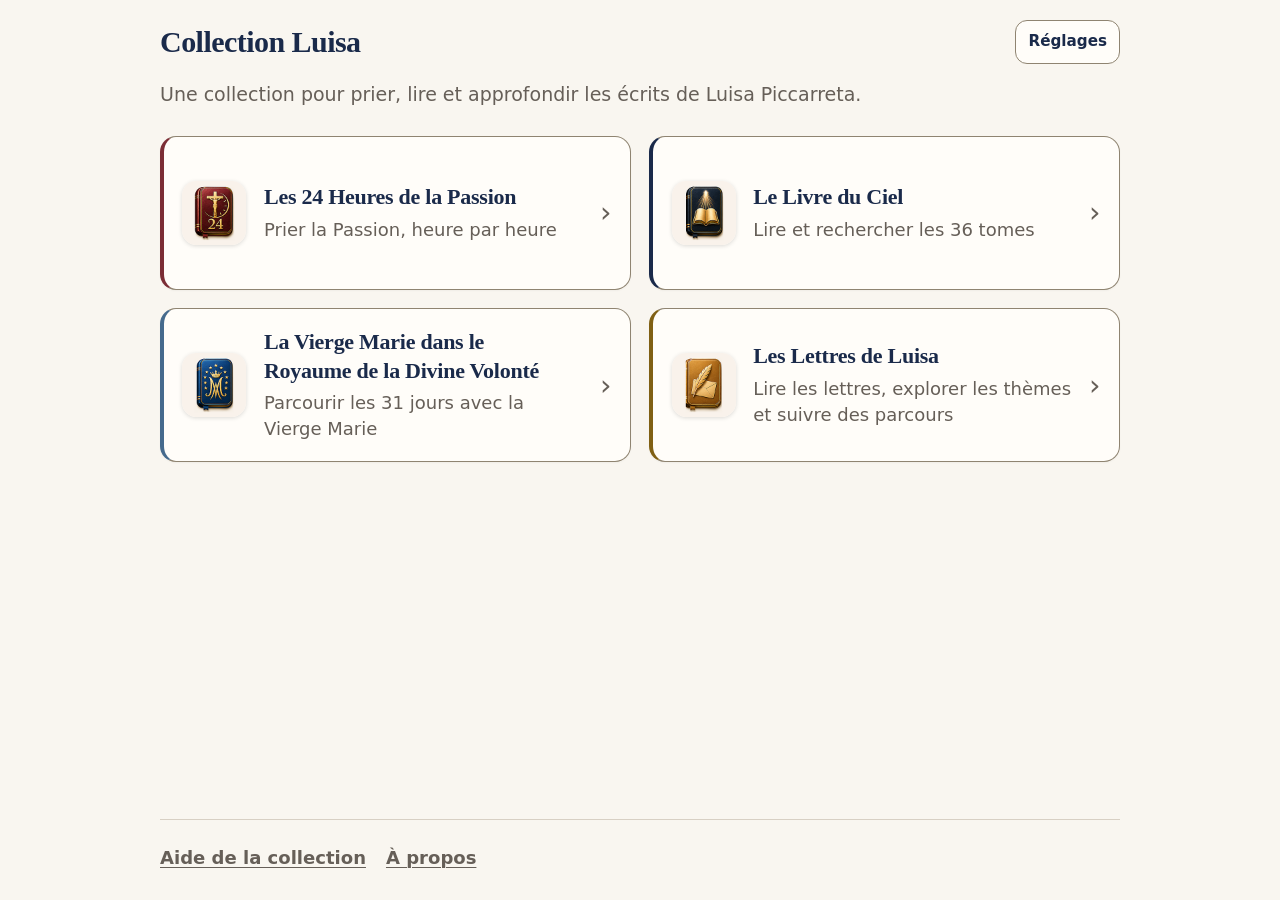
<file: index.html>
<!doctype html>
<html lang="fr" dir="ltr" data-theme="system" data-text="normal">
<head>
  <meta charset="utf-8">
  <meta name="viewport" content="width=device-width, initial-scale=1, viewport-fit=cover">
  <meta name="referrer" content="no-referrer">
  <meta name="robots" content="noindex,nofollow">
  <meta name="description" content="Une collection pour prier, lire et approfondir les écrits de Luisa Piccarreta.">
  <link rel="canonical" href="https://louisriv26.github.io/Hub---Github/">
  <meta property="og:type" content="website">
  <meta property="og:title" content="Collection Luisa">
  <meta property="og:description" content="Une collection pour prier, lire et approfondir les écrits de Luisa Piccarreta.">
  <meta property="og:url" content="https://louisriv26.github.io/Hub---Github/">
  <meta property="og:image" content="https://louisriv26.github.io/Hub---Github/icons/og-1200x630.png">
  <meta property="og:image:width" content="1200">
  <meta property="og:image:height" content="630">
  <meta name="theme-color" content="#F9F6F0" media="(prefers-color-scheme: light)">
  <meta name="theme-color" content="#171717" media="(prefers-color-scheme: dark)">
  <meta http-equiv="Content-Security-Policy" content="default-src 'self'; script-src 'self'; style-src 'self'; img-src 'self' data:; font-src 'self'; connect-src 'self'; worker-src 'self'; manifest-src 'self'; frame-src 'none'; object-src 'none'; base-uri 'none'; form-action 'none'">
  <meta name="x-build-profile" content="staging-review">
  <meta name="x-app-version" content="1.1">
  <meta name="x-build-date" content="2026-10-01">
  <title>Collection Luisa</title>
  <script src="boot.js"></script>
  <link rel="manifest" href="manifest.webmanifest">
  <link rel="apple-touch-icon" href="icons/apple-touch-icon.png">
  <link rel="icon" type="image/png" href="icons/icon-192.png">
  <link rel="stylesheet" href="styles.css">
  <script src="app.js" defer></script>
</head>
<body>
  <div id="system-banner" class="system-banner" hidden>
    <span id="system-banner-text" role="status" aria-live="polite"></span>
    <button id="system-banner-action" type="button" hidden>Actualiser</button>
  </div>
  <a class="skip-link" href="#main">Aller au contenu</a>
  <div class="page-shell">
    <header class="site-header" aria-label="En-tête de Collection Luisa">
      <h1 class="brand">Collection Luisa</h1>
      <button class="settings-trigger js-settings-trigger" type="button" hidden>Réglages</button>
    </header>

    <main id="main" tabindex="-1" aria-label="Applications de Collection Luisa">
      <p class="intro">Une collection pour prier, lire et approfondir les écrits de Luisa Piccarreta.</p>

      <ul class="app-grid" aria-label="Les quatre œuvres">
        <li class="app-card app-card--24h" data-app-id="24h" data-public-state="available">
          <a class="app-card__link" href="https://louisriv26.github.io/Les-24-Heures-de-la-Passion/" referrerpolicy="no-referrer">
            <img class="app-card__icon" src="assets/apps/24h-192.png" alt="" width="64" height="64" decoding="async">
            <div class="app-card__copy"><h2 class="app-card__title">Les 24 Heures de la Passion</h2><p class="app-card__desc">Prier la Passion, heure par heure</p></div>
            <span class="app-card__chevron" aria-hidden="true">›</span>
          </a>
        </li>
        <li class="app-card app-card--ldc" data-app-id="ldc" data-public-state="available">
          <a class="app-card__link" href="https://louisriv26.github.io/Le-livre-du-Ciel---Github/" referrerpolicy="no-referrer">
            <img class="app-card__icon" src="assets/apps/ldc-192.png" alt="" width="64" height="64" decoding="async">
            <div class="app-card__copy"><h2 class="app-card__title">Le Livre du Ciel</h2><p class="app-card__desc">Lire et rechercher les 36 tomes</p></div>
            <span class="app-card__chevron" aria-hidden="true">›</span>
          </a>
        </li>
        <li class="app-card app-card--marie" data-app-id="marie" data-public-state="available">
          <a class="app-card__link" href="https://louisriv26.github.io/La-Vierge-Marie-dans-le-Royaume-de-la-Divine-Volont-/" referrerpolicy="no-referrer">
            <img class="app-card__icon" src="assets/apps/marie-192.png" alt="" width="64" height="64" decoding="async">
            <div class="app-card__copy"><h2 class="app-card__title">La Vierge Marie dans le Royaume de la Divine Volonté</h2><p class="app-card__desc">Parcourir les 31 jours avec la Vierge Marie</p></div>
            <span class="app-card__chevron" aria-hidden="true">›</span>
          </a>
        </li>
        <li class="app-card app-card--lettres" data-app-id="lettres" data-public-state="available">
          <a class="app-card__link" href="https://louisriv26.github.io/Les-lettres-de-Luisa/" referrerpolicy="no-referrer">
            <img class="app-card__icon" src="assets/apps/lettres-192.png" alt="" width="64" height="64" decoding="async">
            <div class="app-card__copy"><h2 class="app-card__title">Les Lettres de Luisa</h2><p class="app-card__desc">Lire les lettres, explorer les thèmes et suivre des parcours</p></div>
            <span class="app-card__chevron" aria-hidden="true">›</span>
          </a>
        </li>
      </ul>
    </main>

    <footer class="home-footer" aria-label="Informations et aide">
      <a href="help.html">Aide de la collection</a>
      <a href="about.html">À propos</a>
    </footer>
  </div>

  <dialog id="settings-dialog" class="settings-dialog" aria-labelledby="settings-heading">
    <div class="settings-dialog__inner">
      <div class="settings-dialog__header">
        <h2 id="settings-heading" tabindex="-1">Réglages</h2>
        <button id="settings-close" class="icon-control" type="button" aria-label="Fermer les réglages">Fermer</button>
      </div>
      <p class="settings-scope">Ces réglages s’appliquent uniquement à Collection Luisa.<br>Chaque application conserve ses propres réglages.</p>

      <fieldset class="settings-group">
        <legend>Taille du texte</legend>
        <div class="radio-list">
          <label><input type="radio" name="hub-text" value="small"> <span>Petit</span></label>
          <label><input type="radio" name="hub-text" value="normal"> <span>Normal</span></label>
          <label><input type="radio" name="hub-text" value="large"> <span>Grand</span></label>
          <label><input type="radio" name="hub-text" value="xlarge"> <span>Très grand</span></label>
        </div>
      </fieldset>

      <fieldset class="settings-group">
        <legend>Thème</legend>
        <div class="radio-list">
          <label><input type="radio" name="hub-theme" value="system"> <span>Automatique</span></label>
          <label><input type="radio" name="hub-theme" value="light"> <span>Clair</span></label>
          <label><input type="radio" name="hub-theme" value="dark"> <span>Sombre</span></label>
        </div>
      </fieldset>
    </div>
  </dialog>

  <div id="live" class="visually-hidden" role="status" aria-live="polite"></div>
</body>
</html>
</file>
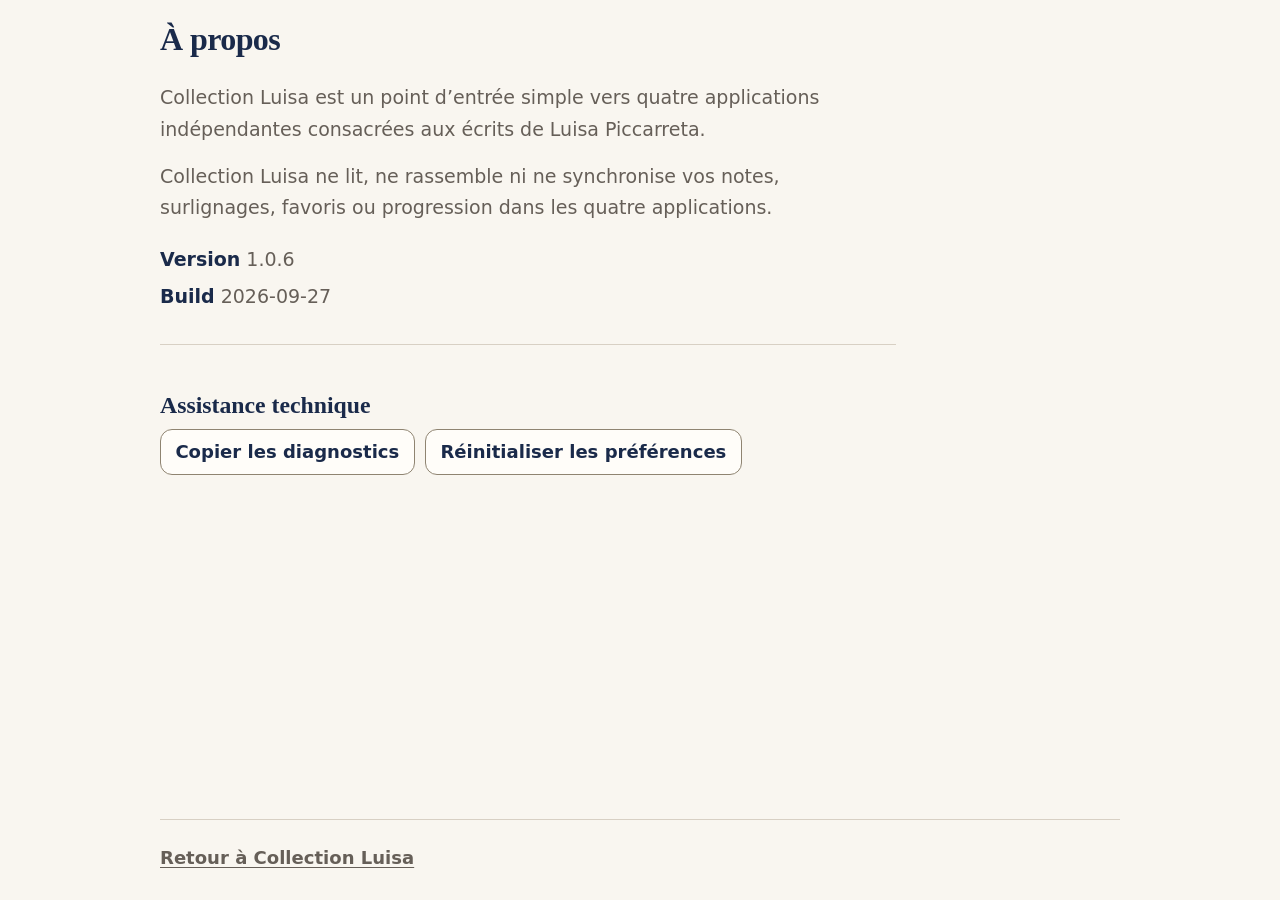
<file: about.html>
<!doctype html>
<html lang="fr" dir="ltr" data-theme="system" data-text="normal">
<head>
  <meta charset="utf-8">
  <meta name="viewport" content="width=device-width, initial-scale=1, viewport-fit=cover">
  <meta name="referrer" content="no-referrer">
  <meta name="robots" content="noindex,nofollow">
  <link rel="canonical" href="https://louisriv26.github.io/Hub---Github/about.html">
  <meta name="theme-color" content="#F9F6F0" media="(prefers-color-scheme: light)">
  <meta name="theme-color" content="#171717" media="(prefers-color-scheme: dark)">
  <meta http-equiv="Content-Security-Policy" content="default-src 'self'; script-src 'self'; style-src 'self'; img-src 'self' data:; font-src 'self'; connect-src 'self'; worker-src 'self'; manifest-src 'self'; frame-src 'none'; object-src 'none'; base-uri 'none'; form-action 'none'">
  <meta name="x-build-profile" content="staging-review">
  <meta name="x-app-version" content="1.0.6">
  <meta name="x-build-date" content="2026-09-27">
  <title>À propos — Collection Luisa</title>
  <script src="boot.js"></script>
  <link rel="manifest" href="manifest.webmanifest">
  <link rel="apple-touch-icon" href="icons/apple-touch-icon.png">
  <link rel="icon" type="image/png" href="icons/icon-192.png">
  <link rel="stylesheet" href="styles.css">
  <script src="app.js" defer></script>
</head>
<body>
  <div id="system-banner" class="system-banner" hidden>
    <span id="system-banner-text" role="status" aria-live="polite"></span>
    <button id="system-banner-action" type="button" hidden>Actualiser</button>
  </div>
  <a class="skip-link" href="#main">Aller au contenu</a>
  <div class="page-shell">
    <header class="site-header">
      <h1 class="page-title">À propos</h1>
    </header>

    <main id="main" tabindex="-1" class="prose">
      <p>Collection Luisa est un point d’entrée simple vers quatre applications indépendantes consacrées aux écrits de Luisa Piccarreta.</p>
      <p>Collection Luisa ne lit, ne rassemble ni ne synchronise vos notes, surlignages, favoris ou progression dans les quatre applications.</p>

      <ul class="meta-list">
        <li><strong>Version</strong> 1.0.6</li>
        <li><strong>Build</strong> 2026-09-27</li>
      </ul>

      <section id="technical-support" class="technical-support" hidden aria-labelledby="support-heading">
        <h2 id="support-heading">Assistance technique</h2>
        <div class="support-actions">
          <button id="copy-diagnostics" type="button">Copier les diagnostics</button>
          <button id="reset-preferences" type="button">Réinitialiser les préférences</button>
        </div>

        <div id="diagnostics-fallback" class="support-feedback" hidden>
          <p>Copie automatique impossible. Sélectionnez le texte ci-dessous.</p>
          <label for="diagnostics-text">Diagnostics</label>
          <textarea id="diagnostics-text" rows="11" readonly></textarea>
        </div>

        <div id="reset-confirmation" class="reset-confirmation" hidden>
          <h3>Réinitialiser les préférences de Collection Luisa ?</h3>
          <p>Cela réinitialise uniquement le thème et la taille du texte de Collection Luisa. Vos notes, surlignages, favoris et progression dans les quatre applications ne seront pas modifiés.</p>
          <div class="support-actions">
            <button id="reset-cancel" type="button">Annuler</button>
            <button id="reset-confirm" type="button">Confirmer</button>
          </div>
        </div>
      </section>
    </main>

    <footer class="page-footer">
      <a href="index.html">Retour à Collection Luisa</a>
    </footer>
  </div>
  <div id="live" class="visually-hidden" role="status" aria-live="polite"></div>
</body>
</html>
</file>
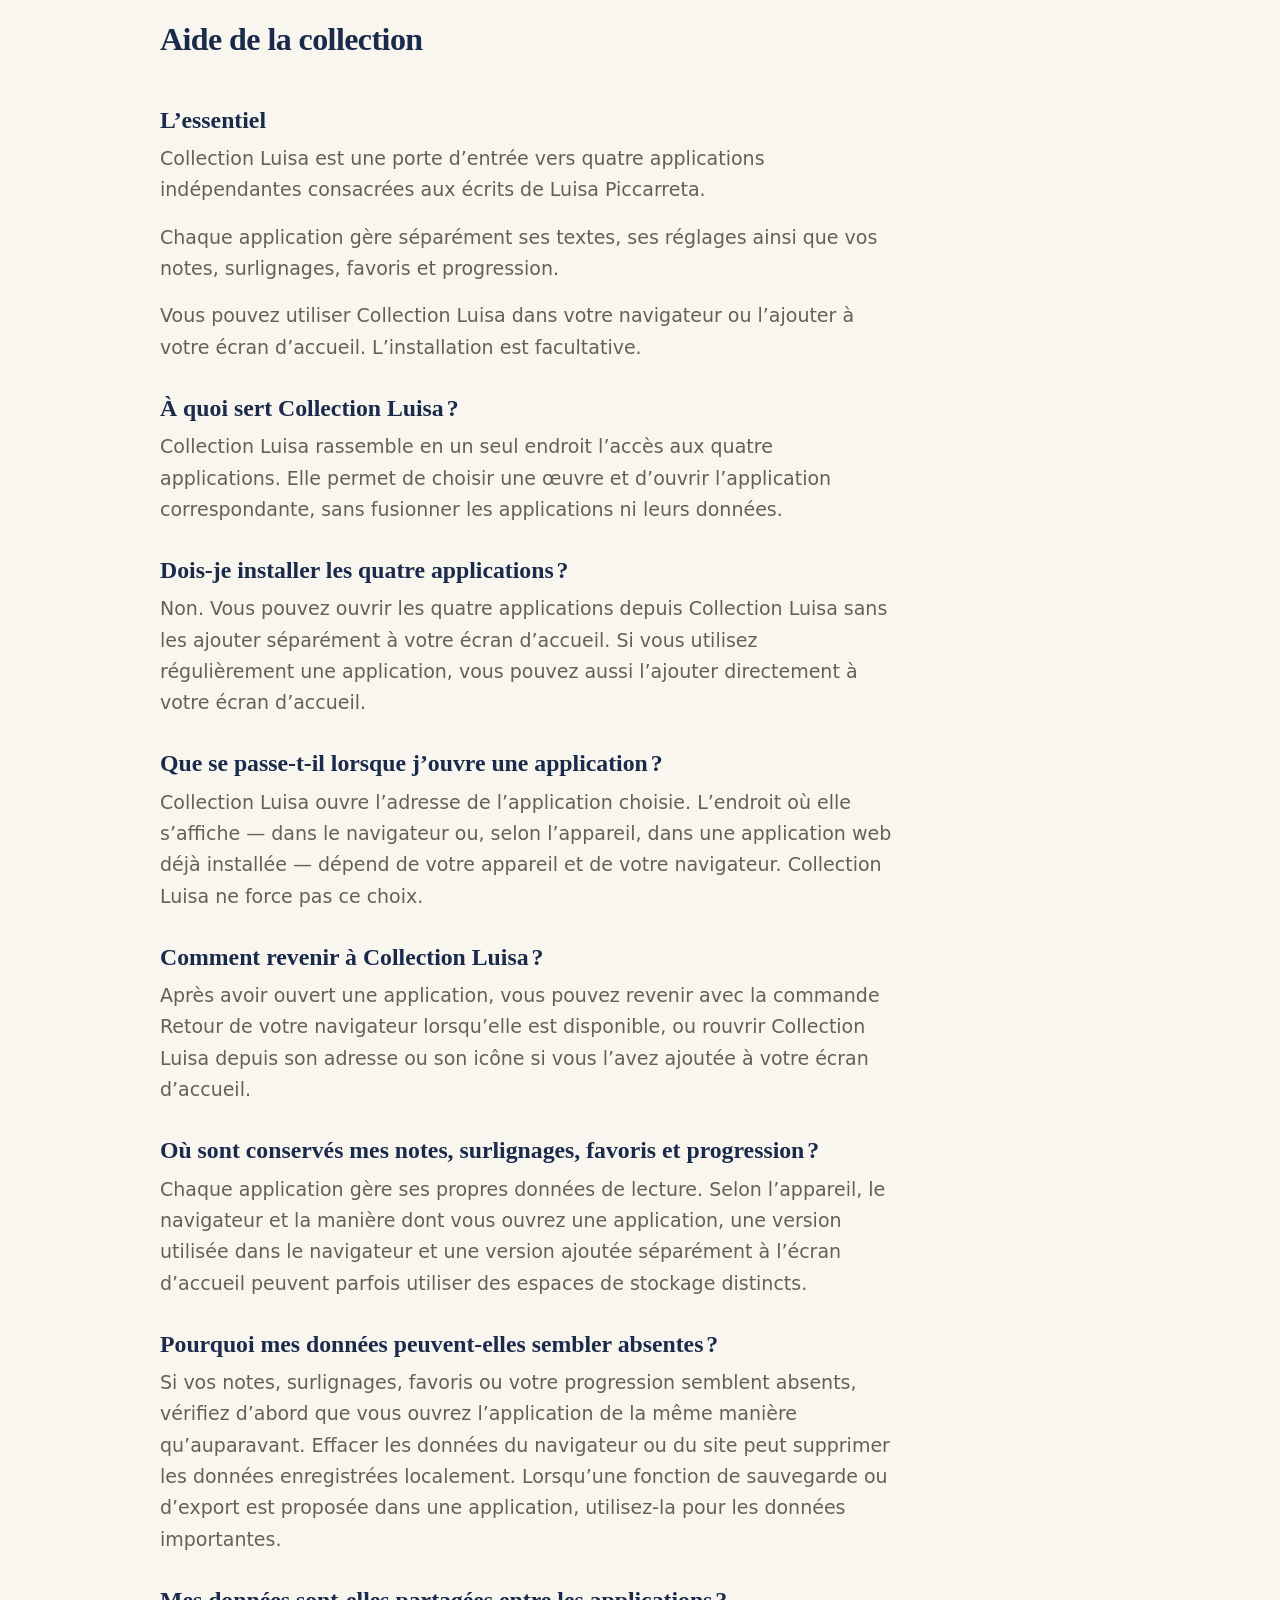
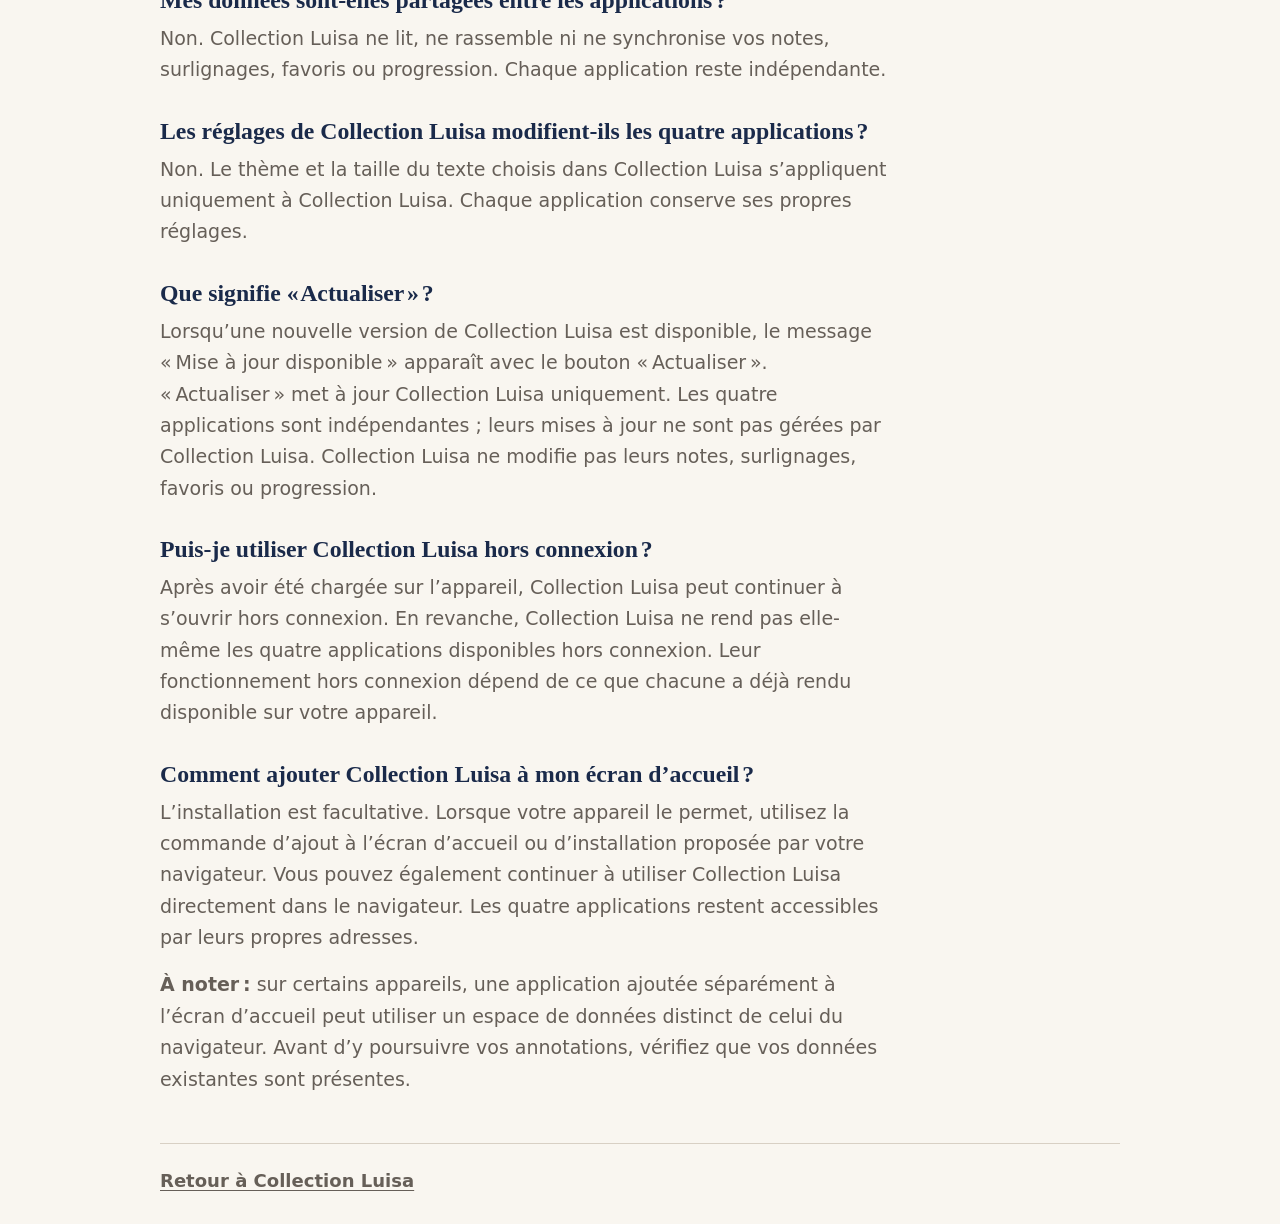
<file: help.html>
<!doctype html>
<html lang="fr" dir="ltr" data-theme="system" data-text="normal">
<head>
  <meta charset="utf-8">
  <meta name="viewport" content="width=device-width, initial-scale=1, viewport-fit=cover">
  <meta name="referrer" content="no-referrer">
  <meta name="robots" content="noindex,nofollow">
  <link rel="canonical" href="https://louisriv26.github.io/Hub---Github/help.html">
  <meta name="theme-color" content="#F9F6F0" media="(prefers-color-scheme: light)">
  <meta name="theme-color" content="#171717" media="(prefers-color-scheme: dark)">
  <meta http-equiv="Content-Security-Policy" content="default-src 'self'; script-src 'self'; style-src 'self'; img-src 'self' data:; font-src 'self'; connect-src 'self'; worker-src 'self'; manifest-src 'self'; frame-src 'none'; object-src 'none'; base-uri 'none'; form-action 'none'">
  <meta name="x-build-profile" content="staging-review">
  <meta name="x-app-version" content="1.0.6">
  <meta name="x-build-date" content="2026-09-27">
  <title>Aide de la collection — Collection Luisa</title>
  <script src="boot.js"></script>
  <link rel="manifest" href="manifest.webmanifest">
  <link rel="apple-touch-icon" href="icons/apple-touch-icon.png">
  <link rel="icon" type="image/png" href="icons/icon-192.png">
  <link rel="stylesheet" href="styles.css">
  <script src="app.js" defer></script>
</head>
<body>
  <div id="system-banner" class="system-banner" hidden>
    <span id="system-banner-text" role="status" aria-live="polite"></span>
    <button id="system-banner-action" type="button" hidden>Actualiser</button>
  </div>
  <a class="skip-link" href="#main">Aller au contenu</a>
  <div class="page-shell">
    <header class="site-header">
      <h1 class="page-title">Aide de la collection</h1>
    </header>

    <main id="main" tabindex="-1" class="prose">
      <h2>L’essentiel</h2>
      <p>Collection Luisa est une porte d’entrée vers quatre applications indépendantes consacrées aux écrits de Luisa Piccarreta.</p>
      <p>Chaque application gère séparément ses textes, ses réglages ainsi que vos notes, surlignages, favoris et progression.</p>
      <p>Vous pouvez utiliser Collection Luisa dans votre navigateur ou l’ajouter à votre écran d’accueil. L’installation est facultative.</p>

      <h2>À quoi sert Collection Luisa ?</h2>
      <p>Collection Luisa rassemble en un seul endroit l’accès aux quatre applications. Elle permet de choisir une œuvre et d’ouvrir l’application correspondante, sans fusionner les applications ni leurs données.</p>

      <h2>Dois-je installer les quatre applications ?</h2>
      <p>Non. Vous pouvez ouvrir les quatre applications depuis Collection Luisa sans les ajouter séparément à votre écran d’accueil. Si vous utilisez régulièrement une application, vous pouvez aussi l’ajouter directement à votre écran d’accueil.</p>

      <h2>Que se passe-t-il lorsque j’ouvre une application ?</h2>
      <p>Collection Luisa ouvre l’adresse de l’application choisie. L’endroit où elle s’affiche — dans le navigateur ou, selon l’appareil, dans une application web déjà installée — dépend de votre appareil et de votre navigateur. Collection Luisa ne force pas ce choix.</p>

      <h2>Comment revenir à Collection Luisa ?</h2>
      <p>Après avoir ouvert une application, vous pouvez revenir avec la commande Retour de votre navigateur lorsqu’elle est disponible, ou rouvrir Collection Luisa depuis son adresse ou son icône si vous l’avez ajoutée à votre écran d’accueil.</p>

      <h2>Où sont conservés mes notes, surlignages, favoris et progression ?</h2>
      <p>Chaque application gère ses propres données de lecture. Selon l’appareil, le navigateur et la manière dont vous ouvrez une application, une version utilisée dans le navigateur et une version ajoutée séparément à l’écran d’accueil peuvent parfois utiliser des espaces de stockage distincts.</p>

      <h2>Pourquoi mes données peuvent-elles sembler absentes ?</h2>
      <p>Si vos notes, surlignages, favoris ou votre progression semblent absents, vérifiez d’abord que vous ouvrez l’application de la même manière qu’auparavant. Effacer les données du navigateur ou du site peut supprimer les données enregistrées localement. Lorsqu’une fonction de sauvegarde ou d’export est proposée dans une application, utilisez-la pour les données importantes.</p>

      <h2>Mes données sont-elles partagées entre les applications ?</h2>
      <p>Non. Collection Luisa ne lit, ne rassemble ni ne synchronise vos notes, surlignages, favoris ou progression. Chaque application reste indépendante.</p>

      <h2>Les réglages de Collection Luisa modifient-ils les quatre applications ?</h2>
      <p>Non. Le thème et la taille du texte choisis dans Collection Luisa s’appliquent uniquement à Collection Luisa. Chaque application conserve ses propres réglages.</p>

      <h2>Que signifie « Actualiser » ?</h2>
      <p>Lorsqu’une nouvelle version de Collection Luisa est disponible, le message « Mise à jour disponible » apparaît avec le bouton « Actualiser ». « Actualiser » met à jour Collection Luisa uniquement. Les quatre applications sont indépendantes ; leurs mises à jour ne sont pas gérées par Collection Luisa. Collection Luisa ne modifie pas leurs notes, surlignages, favoris ou progression.</p>

      <h2>Puis-je utiliser Collection Luisa hors connexion ?</h2>
      <p>Après avoir été chargée sur l’appareil, Collection Luisa peut continuer à s’ouvrir hors connexion. En revanche, Collection Luisa ne rend pas elle-même les quatre applications disponibles hors connexion. Leur fonctionnement hors connexion dépend de ce que chacune a déjà rendu disponible sur votre appareil.</p>

      <h2>Comment ajouter Collection Luisa à mon écran d’accueil ?</h2>
      <p>L’installation est facultative. Lorsque votre appareil le permet, utilisez la commande d’ajout à l’écran d’accueil ou d’installation proposée par votre navigateur. Vous pouvez également continuer à utiliser Collection Luisa directement dans le navigateur. Les quatre applications restent accessibles par leurs propres adresses.</p>
      <p><strong>À noter :</strong> sur certains appareils, une application ajoutée séparément à l’écran d’accueil peut utiliser un espace de données distinct de celui du navigateur. Avant d’y poursuivre vos annotations, vérifiez que vos données existantes sont présentes.</p>
    </main>

    <footer class="page-footer">
      <a href="index.html">Retour à Collection Luisa</a>
    </footer>
  </div>
  <div id="live" class="visually-hidden" role="status" aria-live="polite"></div>
</body>
</html>
</file>
<file: styles.css>
[hidden] {
  display: none !important;
}

:root {
  color-scheme: light dark;
  --hub-bg: #F9F6F0;
  --hub-surface: #FFFDF9;
  --hub-text: #1A2A4A;
  --hub-text-muted: #665F58;
  --hub-gold-text: #806014;
  --hub-gold-accent: #B08527;
  --hub-border: #8F8471;
  --hub-rule: #D8D0C4;
  --hub-focus: #1A2A4A;
  --hub-link: #1A2A4A;
  --module-24h-accent: #7B2D35;
  --module-ldc-accent: #1A2A4A;
  --module-marie-accent: #456A8D;
  --module-lettres-accent: #806014;
  --space-1: .25rem;
  --space-2: .5rem;
  --space-3: .75rem;
  --space-4: 1rem;
  --space-5: 1.5rem;
  --space-6: 2rem;
  --space-7: 3rem;
  --radius-card: 1rem;
  --radius-control: .75rem;
  --font-ui: system-ui, -apple-system, BlinkMacSystemFont, "Segoe UI", sans-serif;
  --font-display: Georgia, "Iowan Old Style", "Times New Roman", "Noto Serif", serif;
  --fs-body: 1.1875rem;
  --fs-card-desc: 1.125rem;
  --fs-card-title: 1.375rem;
  --fs-brand: 1.875rem;
  --page-inline: clamp(1rem, 4vw, 2rem);
}

html[data-text="small"] {
  --fs-body: 1rem;
  --fs-card-desc: 1rem;
  --fs-card-title: 1.25rem;
  --fs-brand: 1.75rem;
}

html[data-text="normal"] {
  --fs-body: 1.1875rem;
  --fs-card-desc: 1.125rem;
  --fs-card-title: 1.375rem;
  --fs-brand: 1.875rem;
}

html[data-text="large"] {
  --fs-body: 1.375rem;
  --fs-card-desc: 1.25rem;
  --fs-card-title: 1.5rem;
  --fs-brand: 2rem;
}

html[data-text="xlarge"] {
  --fs-body: 1.625rem;
  --fs-card-desc: 1.4375rem;
  --fs-card-title: 1.6875rem;
  --fs-brand: 2.125rem;
}

html[data-theme="light"] {
  color-scheme: light;
}

html[data-theme="dark"] {
  color-scheme: dark;
  --hub-bg: #171717;
  --hub-surface: #211F1C;
  --hub-text: #F3EFE7;
  --hub-text-muted: #C6BFB4;
  --hub-gold-text: #D3B45A;
  --hub-gold-accent: #D3B45A;
  --hub-border: #7A7065;
  --hub-rule: #3A3630;
  --hub-focus: #F3EFE7;
  --hub-link: #F3EFE7;
  --module-24h-accent: #D7A0A5;
  --module-ldc-accent: #B7CDE0;
  --module-marie-accent: #9FC3DE;
  --module-lettres-accent: #D3B45A;
}

@media (prefers-color-scheme: dark) {
  html[data-theme="system"] {
    color-scheme: dark;
    --hub-bg: #171717;
    --hub-surface: #211F1C;
    --hub-text: #F3EFE7;
    --hub-text-muted: #C6BFB4;
    --hub-gold-text: #D3B45A;
    --hub-gold-accent: #D3B45A;
    --hub-border: #7A7065;
    --hub-rule: #3A3630;
    --hub-focus: #F3EFE7;
    --hub-link: #F3EFE7;
    --module-24h-accent: #D7A0A5;
    --module-ldc-accent: #B7CDE0;
    --module-marie-accent: #9FC3DE;
    --module-lettres-accent: #D3B45A;
  }
}

* {
  box-sizing: border-box;
}

html {
  min-width: 0;
  background: var(--hub-bg);
}

body {
  margin: 0;
  min-width: 0;
  min-height: 100vh;
  min-height: 100dvh;
  background: var(--hub-bg);
  color: var(--hub-text);
  font-family: var(--font-ui);
  font-size: var(--fs-body);
  line-height: 1.6;
  text-rendering: optimizeLegibility;
}

img,
svg {
  display: block;
  max-width: 100%;
}

a {
  color: var(--hub-link);
  text-underline-offset: .18em;
  text-decoration-thickness: .08em;
}

a:hover {
  text-decoration-thickness: .12em;
}

:focus-visible {
  outline: 3px solid var(--hub-focus);
  outline-offset: 3px;
}

.skip-link {
  position: fixed;
  z-index: 1001;
  inset-block-start: .75rem;
  inset-inline-start: .75rem;
  padding: .65rem .85rem;
  border: 2px solid var(--hub-focus);
  border-radius: var(--radius-control);
  background: var(--hub-surface);
  color: var(--hub-text);
  transform: translateY(-180%);
}

.skip-link:focus {
  transform: translateY(0);
}

.page-shell {
  width: min(100%, 1024px);
  min-height: 100vh;
  min-height: 100dvh;
  margin-inline: auto;
  padding:
    max(1rem, env(safe-area-inset-top))
    max(var(--page-inline), env(safe-area-inset-right))
    max(1.25rem, env(safe-area-inset-bottom))
    max(var(--page-inline), env(safe-area-inset-left));
  display: flex;
  flex-direction: column;
}

.site-header {
  display: flex;
  align-items: center;
  justify-content: space-between;
  gap: var(--space-4);
  min-width: 0;
  padding-block: .25rem 1rem;
}

.brand,
.page-title {
  margin: 0;
  color: var(--hub-text);
  font-family: var(--font-display);
  font-weight: 600;
  letter-spacing: -.018em;
}

.brand {
  font-size: var(--fs-brand);
  line-height: 1.18;
}

.page-title {
  font-size: calc(var(--fs-brand) + .125rem);
  line-height: 1.22;
}

.settings-trigger {
  flex: 0 0 auto;
  min-width: 44px;
  min-height: 44px;
  padding: .55rem .75rem;
  border: 1px solid var(--hub-border);
  border-radius: var(--radius-control);
  background: var(--hub-surface);
  color: var(--hub-text);
  font: 600 .95rem/1 var(--font-ui);
}

main {
  flex: 1 0 auto;
  min-width: 0;
}

.intro {
  max-width: 46rem;
  margin: 0 0 clamp(1.1rem, 3vw, 1.65rem);
  color: var(--hub-text-muted);
  font-size: var(--fs-body);
  line-height: 1.55;
}

.app-grid {
  display: grid;
  grid-template-columns: minmax(0, 1fr);
  gap: clamp(.75rem, 2.2vw, 1.15rem);
  margin: 0;
  padding: 0;
  list-style: none;
}

.app-card {
  min-width: 0;
  border: 1px solid var(--hub-border);
  border-inline-start-width: 4px;
  border-radius: var(--radius-card);
  background: var(--hub-surface);
  box-shadow: 0 1px 2px rgba(0, 0, 0, .04);
  overflow: clip;
}

.app-card--24h { border-inline-start-color: var(--module-24h-accent); }
.app-card--ldc { border-inline-start-color: var(--module-ldc-accent); }
.app-card--marie { border-inline-start-color: var(--module-marie-accent); }
.app-card--lettres { border-inline-start-color: var(--module-lettres-accent); }

.app-card__link,
.app-card__body {
  min-width: 0;
  min-height: 112px;
  padding: clamp(.85rem, 2.5vw, 1.15rem);
  display: grid;
  grid-template-columns: clamp(3.25rem, 7vw, 4rem) minmax(0, 1fr) auto;
  align-items: center;
  gap: clamp(.8rem, 2.4vw, 1.1rem);
}

.app-card__link {
  color: inherit;
  text-decoration: none;
}

.app-card__link:hover {
  background: color-mix(in srgb, var(--hub-surface) 94%, var(--hub-text) 6%);
}

.app-card__link:active {
  background: color-mix(in srgb, var(--hub-surface) 90%, var(--hub-text) 10%);
}

.app-card__link:focus-visible {
  outline: 3px solid var(--hub-focus);
  outline-offset: -4px;
}

.app-card__icon {
  width: clamp(3.25rem, 7vw, 4rem);
  height: clamp(3.25rem, 7vw, 4rem);
  border-radius: .9rem;
  object-fit: cover;
  box-shadow: 0 1px 4px rgba(0, 0, 0, .14);
}

.app-card__copy {
  min-width: 0;
}

.app-card__title {
  margin: 0;
  color: var(--hub-text);
  font-family: var(--font-display);
  font-size: var(--fs-card-title);
  font-weight: 600;
  line-height: 1.3;
  letter-spacing: -.012em;
  overflow-wrap: break-word;
  hyphens: auto;
  text-wrap: balance;
}

.app-card__desc,
.app-card__status {
  margin: .32rem 0 0;
  line-height: 1.45;
  overflow-wrap: break-word;
}

.app-card__desc {
  color: var(--hub-text-muted);
  font-size: var(--fs-card-desc);
}

.app-card__status {
  color: var(--hub-gold-text);
  font-size: .95em;
  font-weight: 700;
}

.app-card__chevron {
  align-self: center;
  color: var(--hub-text-muted);
  font-family: var(--font-ui);
  font-size: 1.8rem;
  font-weight: 400;
  line-height: 1;
}

.app-card.is-unavailable {
  box-shadow: none;
}

.app-card.is-unavailable .app-card__icon {
  opacity: .82;
}

.home-footer,
.page-footer {
  margin-block-start: clamp(1.25rem, 4vw, 2rem);
  padding-block-start: 1rem;
  border-block-start: 1px solid var(--hub-rule);
}

.home-footer {
  display: flex;
  flex-wrap: wrap;
  align-items: center;
  gap: .55rem 1.25rem;
}

.home-footer a,
.page-footer a {
  min-height: 44px;
  display: inline-flex;
  align-items: center;
  color: var(--hub-text-muted);
  font-size: .95em;
  font-weight: 600;
}

.prose {
  max-width: 46rem;
}

.prose h2 {
  margin: 1.8rem 0 .45rem;
  color: var(--hub-text);
  font-family: var(--font-display);
  font-size: 1.25em;
  line-height: 1.35;
}

.prose p {
  margin: .45rem 0 1rem;
  color: var(--hub-text-muted);
  line-height: 1.65;
}

.meta-list {
  margin: 1.25rem 0 0;
  padding: 0;
  display: grid;
  gap: .45rem;
  list-style: none;
  color: var(--hub-text-muted);
}

.meta-list strong {
  color: var(--hub-text);
}

.build-note {
  margin-block-start: 1.5rem;
  padding: .85rem 1rem;
  border-inline-start: 4px solid var(--hub-gold-accent);
  background: var(--hub-surface);
  color: var(--hub-text-muted);
  font-size: .92em;
}

@media (min-width: 700px) {
  .app-grid {
    grid-template-columns: repeat(2, minmax(0, 1fr));
  }

  .app-card__link,
  .app-card__body {
    min-height: 152px;
  }
}

@media (max-width: 359px) {
  .site-header {
    align-items: flex-start;
  }

  .app-card__link,
  .app-card__body {
    grid-template-columns: 3.25rem minmax(0, 1fr);
  }

  .app-card__chevron {
    display: none;
  }

  html[data-text="xlarge"] .app-card__link,
  html[data-text="xlarge"] .app-card__body {
    grid-template-columns: minmax(0, 1fr);
    align-items: start;
  }

  html[data-text="xlarge"] .app-card__icon {
    margin-block-end: .15rem;
  }
}

html[data-text="xlarge"] .app-card__chevron {
  display: none;
}

@media (forced-colors: active) {
  .app-card {
    border-color: CanvasText;
  }

  .app-card__link:focus-visible,
  :focus-visible {
    outline-color: Highlight;
  }
}

@media (prefers-reduced-motion: reduce) {
  *,
  *::before,
  *::after {
    scroll-behavior: auto !important;
    transition-duration: .01ms !important;
    animation-duration: .01ms !important;
    animation-iteration-count: 1 !important;
  }
}

.visually-hidden {
  position: absolute !important;
  width: 1px !important;
  height: 1px !important;
  padding: 0 !important;
  margin: -1px !important;
  overflow: hidden !important;
  clip: rect(0, 0, 0, 0) !important;
  white-space: nowrap !important;
  border: 0 !important;
}

body.is-scroll-locked {
  position: fixed;
  inset-inline: 0;
  width: 100%;
  overflow: hidden;
}

.settings-dialog {
  width: min(calc(100% - 1rem), 680px);
  max-inline-size: 680px;
  max-block-size: min(92vh, 100dvh);
  padding: 0;
  border: 1px solid var(--hub-border);
  border-radius: 1.25rem;
  background: var(--hub-surface);
  color: var(--hub-text);
  box-shadow: 0 18px 60px rgba(0, 0, 0, .22);
  overflow: auto;
}

.settings-dialog::backdrop {
  background: rgba(15, 19, 28, .55);
}

.settings-dialog__inner {
  padding: clamp(1rem, 3vw, 1.5rem);
}

.settings-dialog__header {
  display: flex;
  align-items: flex-start;
  justify-content: space-between;
  gap: 1rem;
}

.settings-dialog__header h2 {
  margin: 0;
  font-family: var(--font-display);
  font-size: 1.55em;
  line-height: 1.25;
}

.icon-control,
.support-actions button {
  min-width: 44px;
  min-height: 44px;
  padding: .7rem .9rem;
  border: 1px solid var(--hub-border);
  border-radius: var(--radius-control);
  background: var(--hub-surface);
  color: var(--hub-text);
  font: 600 .95em/1.2 var(--font-ui);
}

.settings-scope {
  margin: .8rem 0 1.25rem;
  color: var(--hub-text-muted);
  line-height: 1.5;
}

.settings-group {
  margin: 0;
  padding: 1rem 0;
  border: 0;
  border-block-start: 1px solid var(--hub-rule);
}

.settings-group legend {
  padding: 0;
  color: var(--hub-text);
  font-weight: 700;
}

.radio-list {
  display: grid;
  gap: .45rem;
  margin-block-start: .7rem;
}

.radio-list label {
  min-height: 44px;
  display: flex;
  align-items: center;
  gap: .75rem;
  padding: .55rem .65rem;
  border-radius: var(--radius-control);
  cursor: pointer;
}

.radio-list label:hover {
  background: color-mix(in srgb, var(--hub-surface) 92%, var(--hub-text) 8%);
}

.radio-list input[type="radio"] {
  inline-size: 1.25rem;
  block-size: 1.25rem;
  flex: 0 0 auto;
  margin: 0;
  accent-color: var(--hub-text);
}

.radio-list input[type="radio"]:focus-visible {
  outline: 3px solid var(--hub-focus);
  outline-offset: 4px;
}

.technical-support {
  margin-block-start: 2rem;
  padding-block-start: 1rem;
  border-block-start: 1px solid var(--hub-rule);
}

.support-actions {
  display: flex;
  flex-wrap: wrap;
  gap: .65rem;
}

.support-feedback,
.reset-confirmation {
  margin-block-start: 1rem;
  padding: 1rem;
  border: 1px solid var(--hub-border);
  border-radius: var(--radius-control);
  background: var(--hub-surface);
}

.support-feedback p,
.reset-confirmation p {
  margin-block-start: 0;
}

.reset-confirmation h3 {
  margin: 0 0 .55rem;
  font-family: var(--font-display);
  font-size: 1.05em;
  line-height: 1.35;
}

#diagnostics-text {
  width: 100%;
  min-height: 12rem;
  margin-block-start: .4rem;
  padding: .75rem;
  resize: vertical;
  border: 1px solid var(--hub-border);
  border-radius: var(--radius-control);
  background: var(--hub-bg);
  color: var(--hub-text);
  font: 1rem/1.45 ui-monospace, SFMono-Regular, Menlo, Consolas, monospace;
}

@media (max-width: 520px) {
  .settings-dialog {
    width: calc(100% - .5rem);
    max-block-size: 100vh;
    max-block-size: 100dvh;
    border-radius: 1rem;
  }
}

@media (forced-colors: active) {
  .settings-dialog,
  .settings-group,
  .technical-support,
  .support-feedback,
  .reset-confirmation,
  .icon-control,
  .support-actions button,
  #diagnostics-text {
    border-color: CanvasText;
  }

  .radio-list input[type="radio"] {
    forced-color-adjust: auto;
  }
}


/* One persistent system banner; offline has priority over update. */
.system-banner {
  position: sticky;
  inset-block-start: 0;
  z-index: 1000;
  display: flex;
  align-items: center;
  justify-content: center;
  gap: var(--space-3, .75rem);
  min-height: 44px;
  padding: .55rem max(1rem, env(safe-area-inset-right)) .55rem max(1rem, env(safe-area-inset-left));
  border-bottom: 1px solid var(--hub-border);
  background: var(--hub-surface);
  color: var(--hub-text);
  font: 600 .95rem/1.35 var(--font-ui);
}
.system-banner button {
  min-width: 44px;
  min-height: 44px;
  padding: .5rem .8rem;
  border: 1px solid var(--hub-border);
  border-radius: var(--radius-control);
  background: var(--hub-bg);
  color: var(--hub-text);
  font: inherit;
}
.system-banner button:focus-visible { outline: 3px solid var(--hub-focus); outline-offset: 2px; }
@media (max-width: 420px) {
  .system-banner { justify-content: space-between; font-size: .875rem; }
}
</file>
